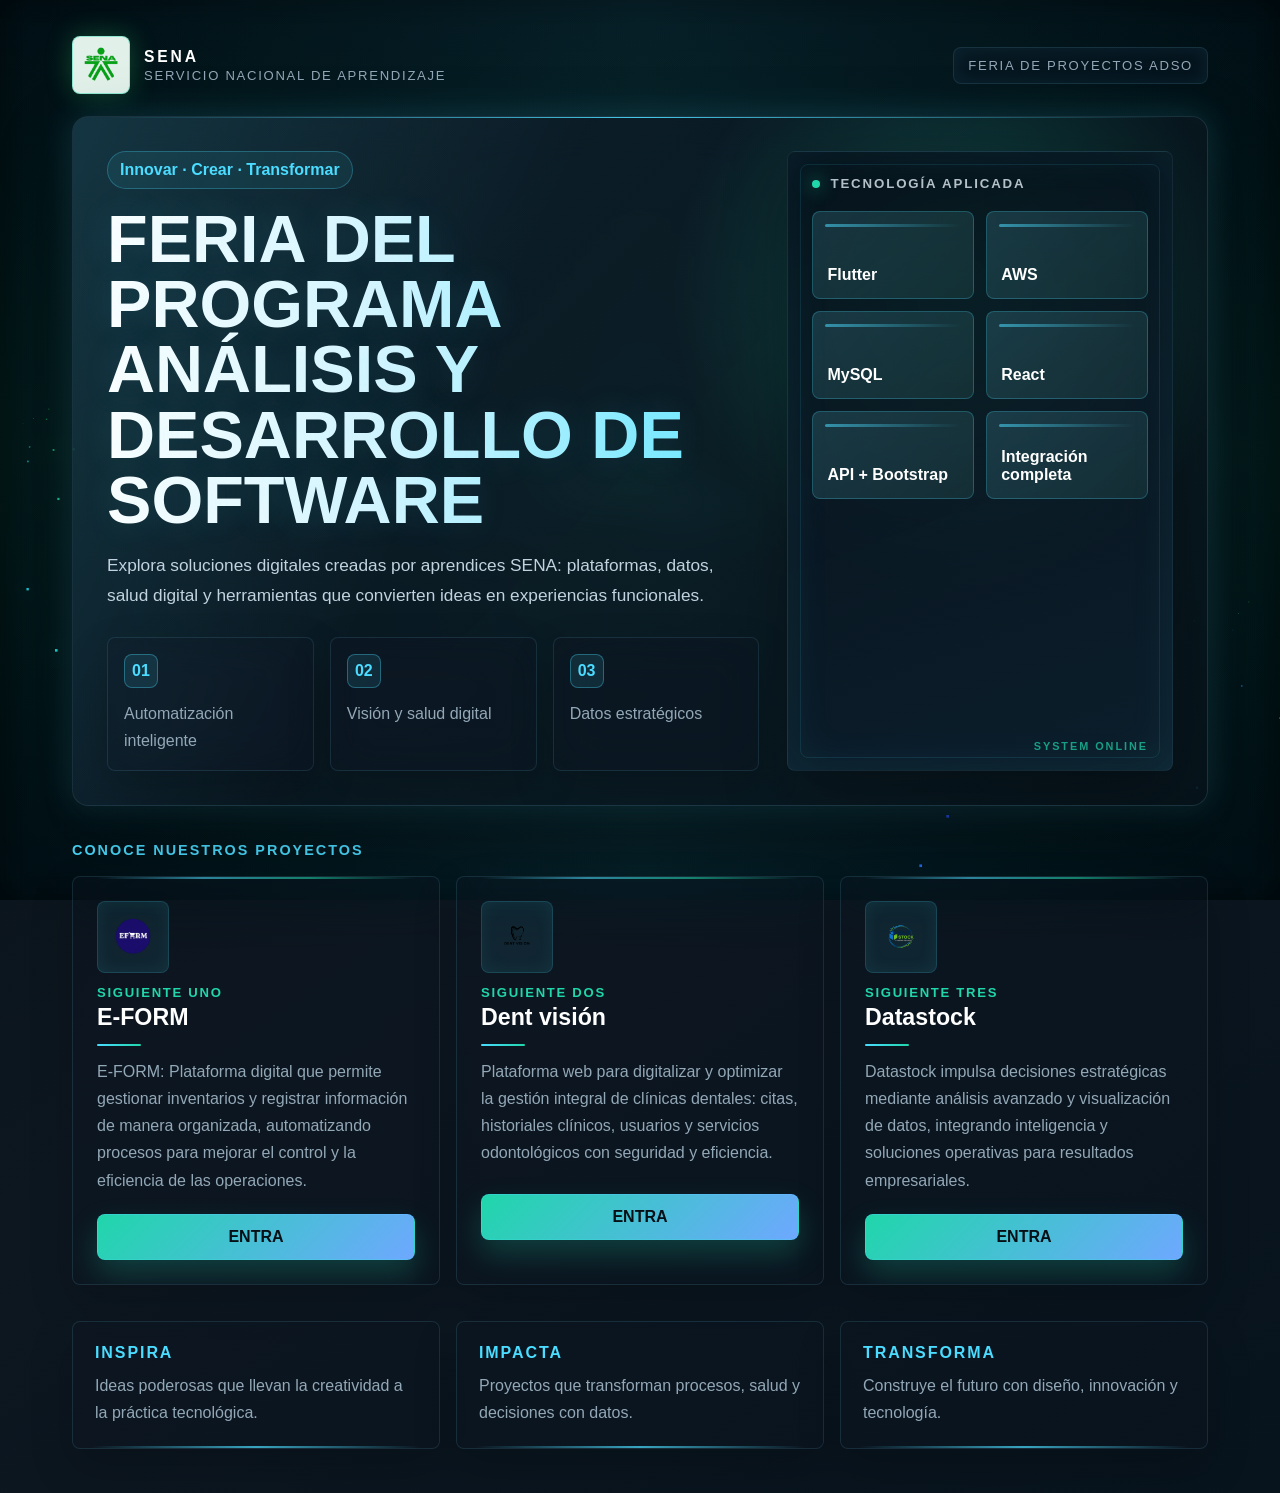
<file: index.html>
<!DOCTYPE html>
<html lang="es">
<head>
  <meta charset="UTF-8">
  <meta name="viewport" content="width=device-width, initial-scale=1.0">
  <title>Feria de Proyectos</title>
  <link rel="stylesheet" href="styles.css">
</head>
<body>
  <canvas id="techCanvas" aria-hidden="true"></canvas>

  <div class="background-ambient" aria-hidden="true">
    <div class="ambient-grid"></div>
    <div class="ambient-orb orb-a"></div>
    <div class="ambient-orb orb-b"></div>
    <div class="ambient-orb orb-c"></div>
    <div class="ambient-line line-a"></div>
    <div class="ambient-line line-b"></div>
    <div class="ambient-code code-1">&lt;/&gt;</div>
    <div class="ambient-code code-2">{}</div>
    <div class="ambient-code code-3">API</div>
  </div>

  <div class="page">
    <header class="topbar">
      <div class="brand">
        <div class="brand-logo" aria-label="Logo SENA">
          <img src="logo del sena.png" alt="Logo SENA">
        </div>
        <div class="brand-text">
          <strong>SENA</strong>
          <span>Servicio Nacional de Aprendizaje</span>
        </div>
      </div>
      <div class="top-label">Feria de proyectos ADSO</div>
    </header>

    <header class="hero">
      <div class="hero-left">
        <p class="badge">Innovar · Crear · Transformar</p>
        <h1>Feria del programa Análisis y Desarrollo de Software</h1>
        <p class="hero-text">Explora soluciones digitales creadas por aprendices SENA: plataformas, datos, salud digital y herramientas que convierten ideas en experiencias funcionales.</p>
        <div class="hero-meta">
          <div class="meta-card"><span>01</span><p>Automatización inteligente</p></div>
          <div class="meta-card"><span>02</span><p>Visión y salud digital</p></div>
          <div class="meta-card"><span>03</span><p>Datos estratégicos</p></div>
        </div>
      </div>
      <div class="hero-right">
        <div class="visual-card">
          <div class="visual-heading">Tecnología aplicada</div>
          <div class="visual-grid">
            <div class="visual-item"><p>Flutter</p></div>
            <div class="visual-item"><p>AWS</p></div>
            <div class="visual-item"><p>MySQL</p></div>
            <div class="visual-item"><p>React</p></div>
            <div class="visual-item"><p>API + Bootstrap</p></div>
            <div class="visual-item"><p>Integración completa</p></div>
          </div>
        </div>
      </div>
    </header>

    <section class="projects-section">
      <div class="section-title">Conoce nuestros proyectos</div>
      <div class="project-grid" id="projectList"></div>
    </section>
    <section class="bottom-section">
      <div class="bottom-card">
        <h2>INSPIRA</h2>
        <p>Ideas poderosas que llevan la creatividad a la práctica tecnológica.</p>
      </div>
      <div class="bottom-card">
        <h2>IMPACTA</h2>
        <p>Proyectos que transforman procesos, salud y decisiones con datos.</p>
      </div>
      <div class="bottom-card">
        <h2>TRANSFORMA</h2>
        <p>Construye el futuro con diseño, innovación y tecnología.</p>
      </div>
    </section>
  </div>

  <script src="script.js"></script>
</body>
</html>
</file>
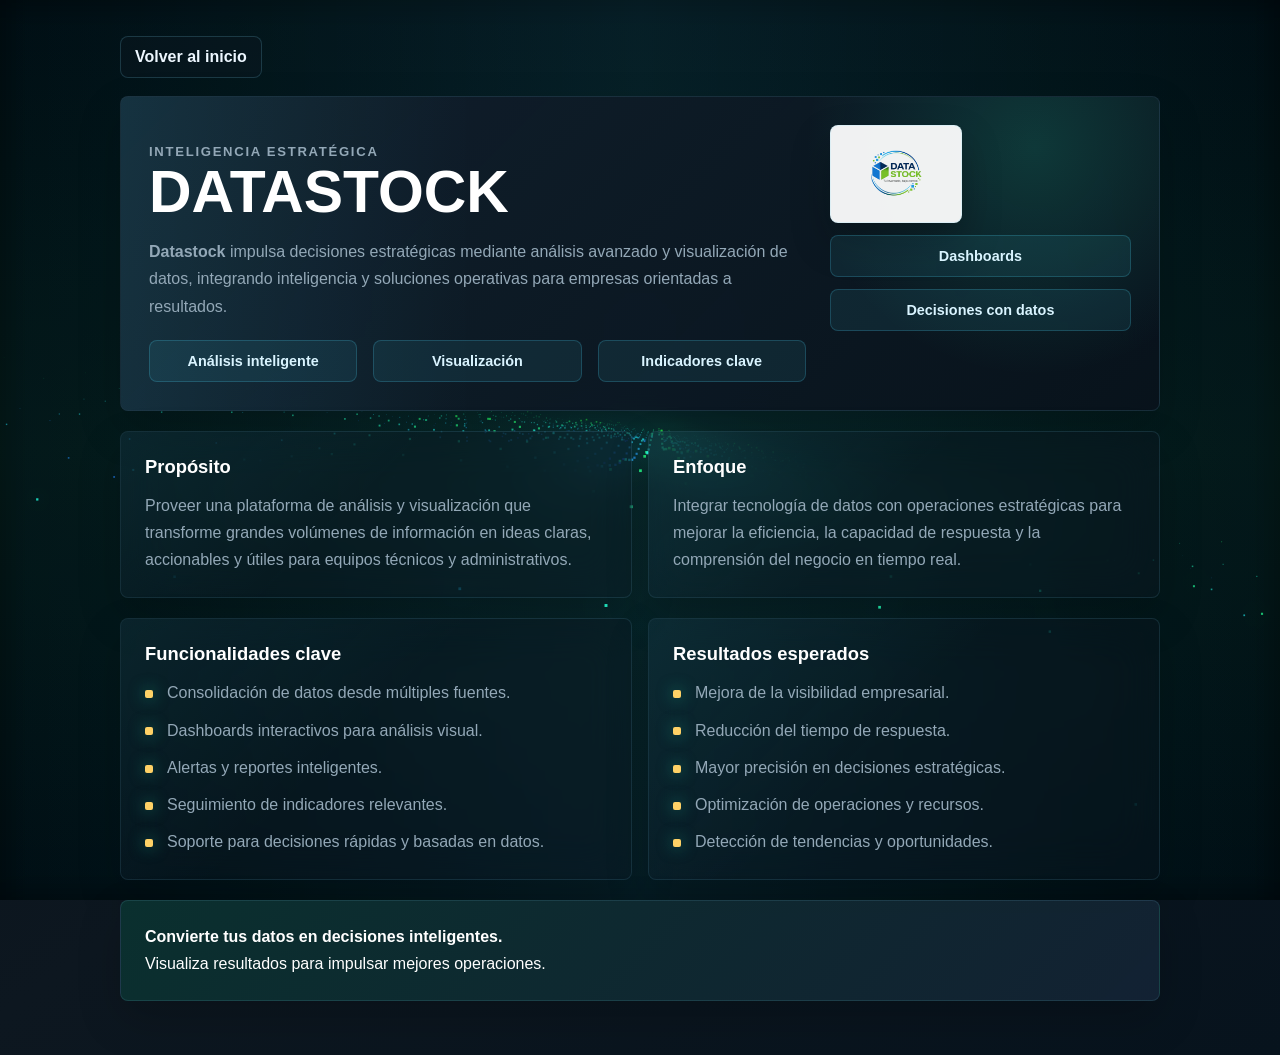
<file: siguiente_dos.html>
<!DOCTYPE html>
<html lang="es">
<head>
  <meta charset="UTF-8">
  <meta name="viewport" content="width=device-width, initial-scale=1.0">
  <title>Datastock</title>
  <link rel="stylesheet" href="styles.css">
</head>
<body class="datastock-page">
  <canvas id="techCanvas" aria-hidden="true"></canvas>
  <main class="content-page">
    <p class="back-link"><a href="index.html">Volver al inicio</a></p>

    <section class="hero-banner">
      <div>
        <p class="eyebrow">Inteligencia estratégica</p>
        <h1>Datastock</h1>
        <p><strong>Datastock</strong> impulsa decisiones estratégicas mediante análisis avanzado y visualización de datos, integrando inteligencia y soluciones operativas para empresas orientadas a resultados.</p>
        <div class="hero-chips">
          <span class="chip">Análisis inteligente</span>
          <span class="chip">Visualización</span>
          <span class="chip">Indicadores clave</span>
        </div>
      </div>
      <div class="side-stack">
        <img src="logo de data stock.png" alt="Logo Datastock" class="project-logo-large">
        <span class="chip">Dashboards</span>
        <span class="chip">Decisiones con datos</span>
      </div>
    </section>

    <section class="grid-section">
      <div class="panel">
        <h3>Propósito</h3>
        <p>Proveer una plataforma de análisis y visualización que transforme grandes volúmenes de información en ideas claras, accionables y útiles para equipos técnicos y administrativos.</p>
      </div>
      <div class="panel">
        <h3>Enfoque</h3>
        <p>Integrar tecnología de datos con operaciones estratégicas para mejorar la eficiencia, la capacidad de respuesta y la comprensión del negocio en tiempo real.</p>
      </div>
    </section>

    <section class="grid-section">
      <div class="panel">
        <h3>Funcionalidades clave</h3>
        <ul>
          <li>Consolidación de datos desde múltiples fuentes.</li>
          <li>Dashboards interactivos para análisis visual.</li>
          <li>Alertas y reportes inteligentes.</li>
          <li>Seguimiento de indicadores relevantes.</li>
          <li>Soporte para decisiones rápidas y basadas en datos.</li>
        </ul>
      </div>
      <div class="panel">
        <h3>Resultados esperados</h3>
        <ul>
          <li>Mejora de la visibilidad empresarial.</li>
          <li>Reducción del tiempo de respuesta.</li>
          <li>Mayor precisión en decisiones estratégicas.</li>
          <li>Optimización de operaciones y recursos.</li>
          <li>Detección de tendencias y oportunidades.</li>
        </ul>
      </div>
    </section>

    <section class="tagline">
      <p><strong>Convierte tus datos en decisiones inteligentes.</strong></p>
      <p>Visualiza resultados para impulsar mejores operaciones.</p>
    </section>
  </main>
  <script src="script.js"></script>
</body>
</html>
</file>
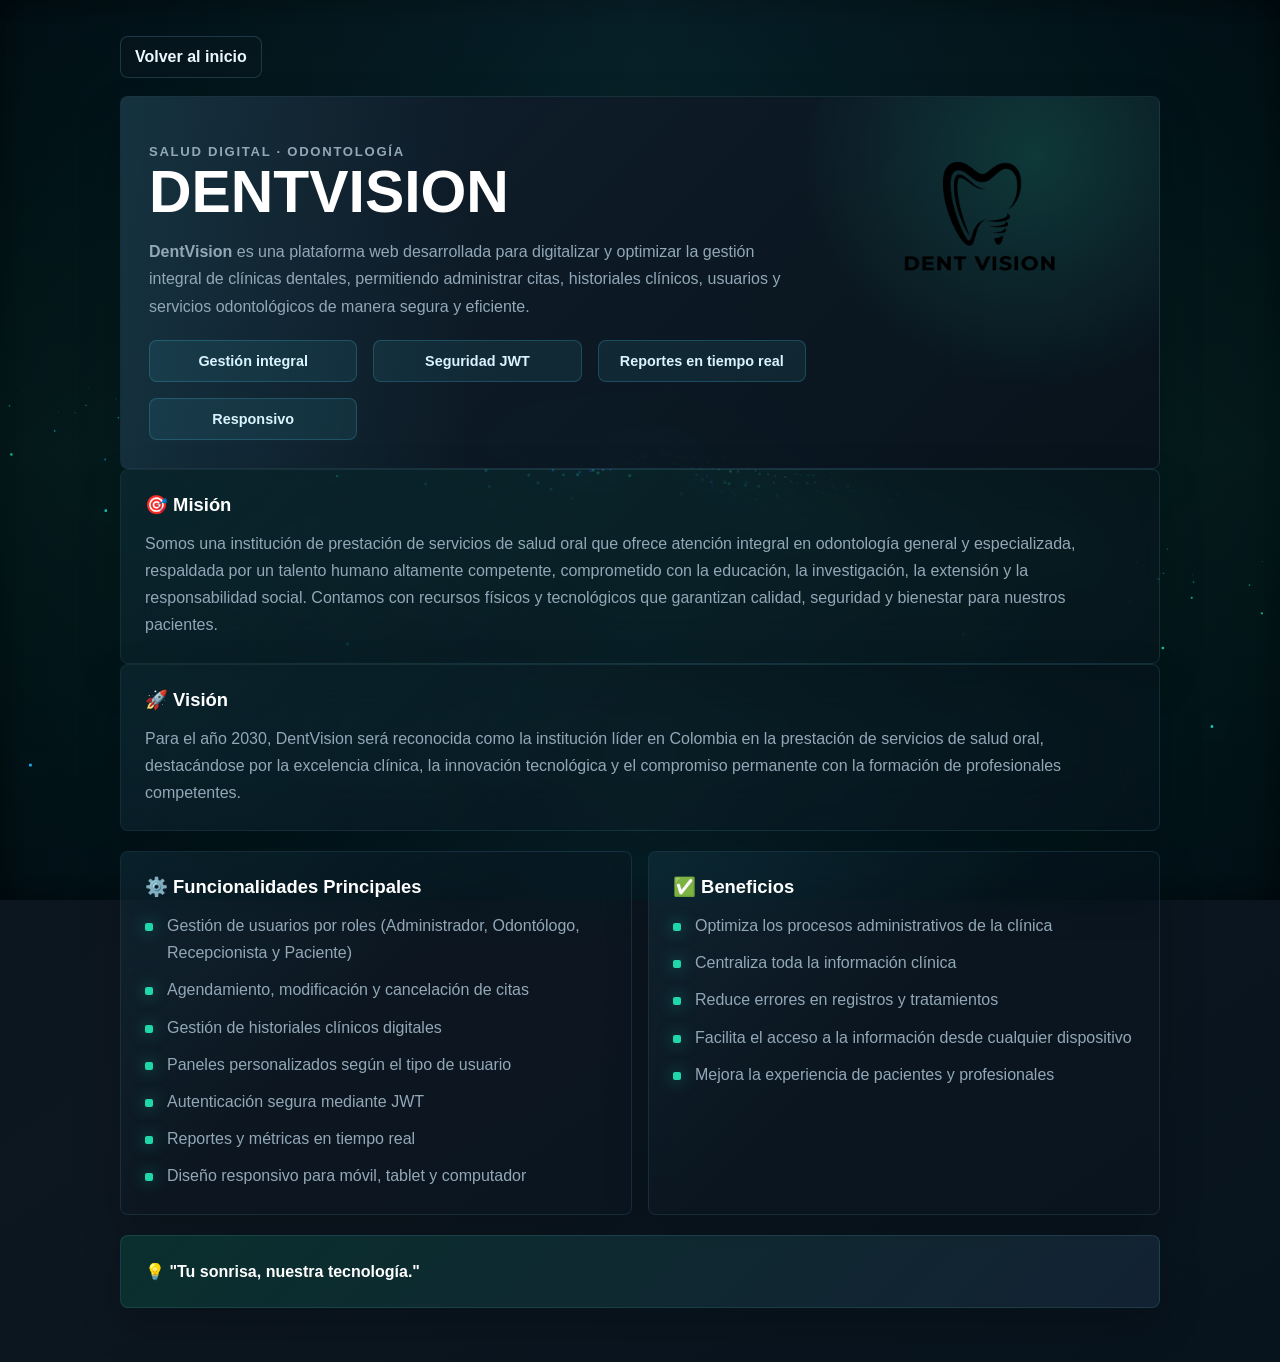
<file: siguiente_tres.html>
<!DOCTYPE html>
<html lang="es">
<head>
  <meta charset="UTF-8">
  <meta name="viewport" content="width=device-width, initial-scale=1.0">
  <title>Dent visión</title>
  <link rel="stylesheet" href="styles.css">
</head>
<body class="dent-page">
  <canvas id="techCanvas" aria-hidden="true"></canvas>
  <main class="content-page">
    <p class="back-link"><a href="index.html">Volver al inicio</a></p>

    <section class="hero-banner">
      <div>
        <p class="eyebrow">Salud digital · Odontología</p>
        <h1>DentVision</h1>
        <p><strong>DentVision</strong> es una plataforma web desarrollada para digitalizar y optimizar la gestión integral de clínicas dentales, permitiendo administrar citas, historiales clínicos, usuarios y servicios odontológicos de manera segura y eficiente.</p>
        <div class="hero-chips">
          <span class="chip">Gestión integral</span>
          <span class="chip">Seguridad JWT</span>
          <span class="chip">Reportes en tiempo real</span>
          <span class="chip">Responsivo</span>
        </div>
      </div>
      <div class="side-stack">
        <img src="logo dentvision.png" alt="Logo DentVision" class="project-icon-image">
      </div>
    </section>

    <section class="mission-vision-section">
      <div class="panel">
        <h3>🎯 Misión</h3>
        <p>Somos una institución de prestación de servicios de salud oral que ofrece atención integral en odontología general y especializada, respaldada por un talento humano altamente competente, comprometido con la educación, la investigación, la extensión y la responsabilidad social. Contamos con recursos físicos y tecnológicos que garantizan calidad, seguridad y bienestar para nuestros pacientes.</p>
      </div>
      <div class="panel">
        <h3>🚀 Visión</h3>
        <p>Para el año 2030, DentVision será reconocida como la institución líder en Colombia en la prestación de servicios de salud oral, destacándose por la excelencia clínica, la innovación tecnológica y el compromiso permanente con la formación de profesionales competentes.</p>
      </div>
    </section>

    <section class="grid-section">
      <div class="panel">
        <h3>⚙️ Funcionalidades Principales</h3>
        <ul>
          <li>Gestión de usuarios por roles (Administrador, Odontólogo, Recepcionista y Paciente)</li>
          <li>Agendamiento, modificación y cancelación de citas</li>
          <li>Gestión de historiales clínicos digitales</li>
          <li>Paneles personalizados según el tipo de usuario</li>
          <li>Autenticación segura mediante JWT</li>
          <li>Reportes y métricas en tiempo real</li>
          <li>Diseño responsivo para móvil, tablet y computador</li>
        </ul>
      </div>
      <div class="panel">
        <h3>✅ Beneficios</h3>
        <ul>
          <li>Optimiza los procesos administrativos de la clínica</li>
          <li>Centraliza toda la información clínica</li>
          <li>Reduce errores en registros y tratamientos</li>
          <li>Facilita el acceso a la información desde cualquier dispositivo</li>
          <li>Mejora la experiencia de pacientes y profesionales</li>
        </ul>
      </div>
    </section>

    <section class="tagline">
      <p><strong>💡 "Tu sonrisa, nuestra tecnología."</strong></p>
    </section>
  </main>
  <script src="script.js"></script>
</body>
</html>
</file>
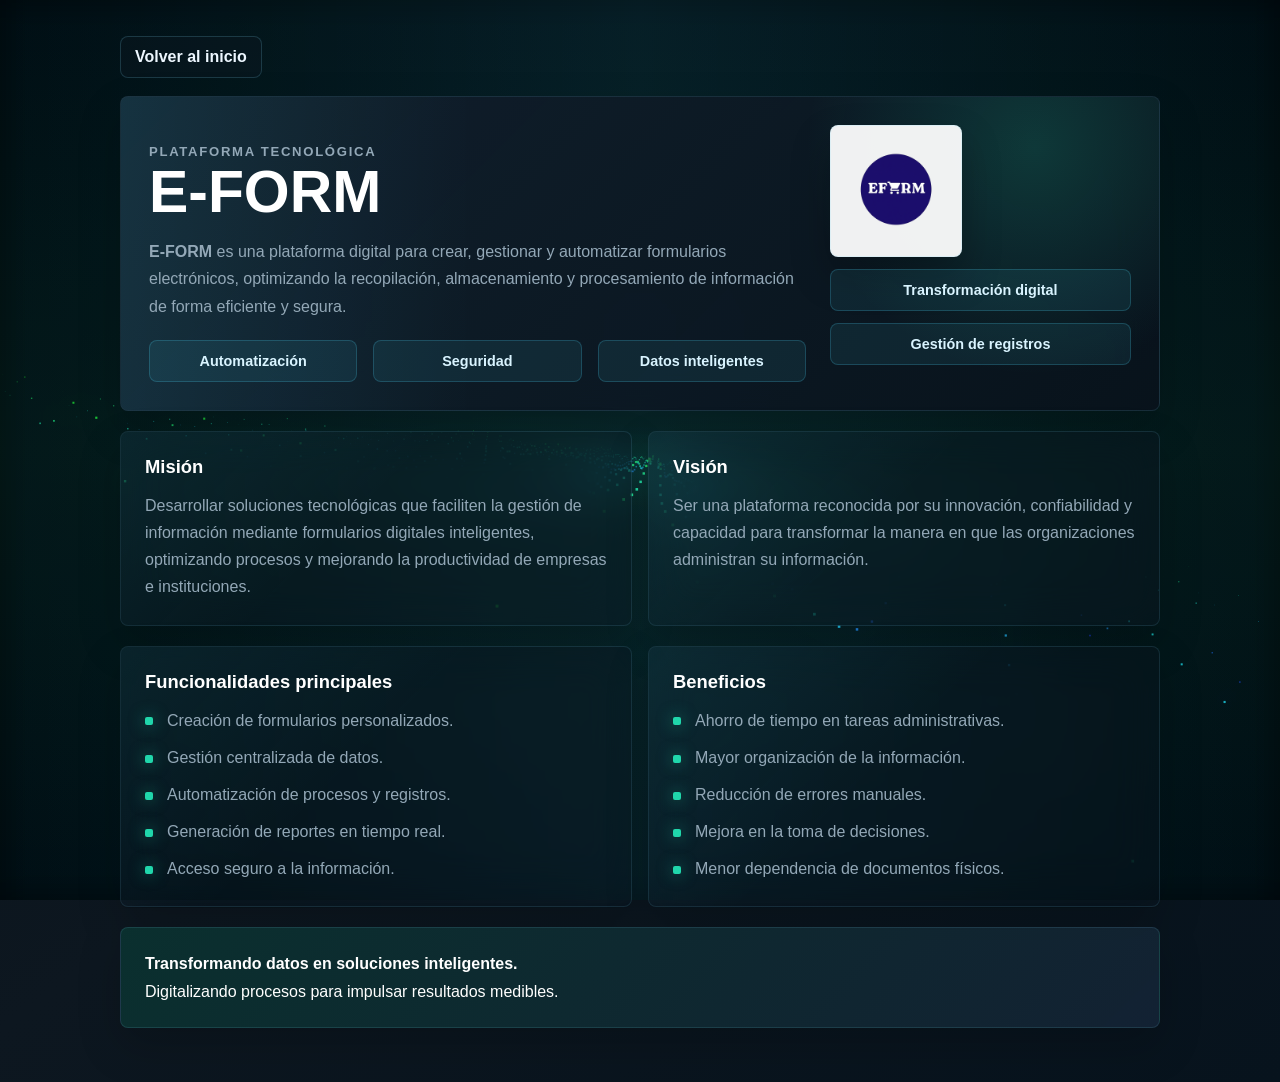
<file: siguinete_uno.html>
<!DOCTYPE html>
<html lang="es">
<head>
  <meta charset="UTF-8">
  <meta name="viewport" content="width=device-width, initial-scale=1.0">
  <title>E-FORM</title>
  <link rel="stylesheet" href="styles.css">
</head>
<body class="eform-page">
  <canvas id="techCanvas" aria-hidden="true"></canvas>
  <main class="content-page">
    <p class="back-link"><a href="index.html">Volver al inicio</a></p>

    <section class="hero-banner">
      <div>
        <p class="eyebrow">Plataforma tecnológica</p>
        <h1>E-FORM</h1>
        <p><strong>E-FORM</strong> es una plataforma digital para crear, gestionar y automatizar formularios electrónicos, optimizando la recopilación, almacenamiento y procesamiento de información de forma eficiente y segura.</p>
        <div class="hero-chips">
          <span class="chip">Automatización</span>
          <span class="chip">Seguridad</span>
          <span class="chip">Datos inteligentes</span>
        </div>
      </div>
      <div class="side-stack">
        <img src="logo eform.png" alt="Logo E-FORM" class="project-logo-large">
        <span class="chip">Transformación digital</span>
        <span class="chip">Gestión de registros</span>
      </div>
    </section>

    <section class="grid-section">
      <div class="panel">
        <h3>Misión</h3>
        <p>Desarrollar soluciones tecnológicas que faciliten la gestión de información mediante formularios digitales inteligentes, optimizando procesos y mejorando la productividad de empresas e instituciones.</p>
      </div>
      <div class="panel">
        <h3>Visión</h3>
        <p>Ser una plataforma reconocida por su innovación, confiabilidad y capacidad para transformar la manera en que las organizaciones administran su información.</p>
      </div>
    </section>

    <section class="grid-section">
      <div class="panel">
        <h3>Funcionalidades principales</h3>
        <ul>
          <li>Creación de formularios personalizados.</li>
          <li>Gestión centralizada de datos.</li>
          <li>Automatización de procesos y registros.</li>
          <li>Generación de reportes en tiempo real.</li>
          <li>Acceso seguro a la información.</li>
        </ul>
      </div>
      <div class="panel">
        <h3>Beneficios</h3>
        <ul>
          <li>Ahorro de tiempo en tareas administrativas.</li>
          <li>Mayor organización de la información.</li>
          <li>Reducción de errores manuales.</li>
          <li>Mejora en la toma de decisiones.</li>
          <li>Menor dependencia de documentos físicos.</li>
        </ul>
      </div>
    </section>

    <section class="tagline">
      <p><strong>Transformando datos en soluciones inteligentes.</strong></p>
      <p>Digitalizando procesos para impulsar resultados medibles.</p>
    </section>
  </main>
  <script src="script.js"></script>
</body>
</html>
</file>
<file: styles.css>
:root {
  color-scheme: dark;
  --bg: #071016;
  --bg-2: #0d1720;
  --ink: #edf7ff;
  --muted: #93a8b7;
  --panel: rgba(13, 24, 34, 0.42);
  --panel-strong: rgba(17, 32, 45, 0.58);
  --line: rgba(126, 218, 255, 0.18);
  --line-strong: rgba(32, 214, 171, 0.42);
  --sena: #39d66d;
  --cyan: #4bdcff;
  --teal: #20d6ab;
  --blue: #6ea8ff;
  --gold: #ffd166;
  --danger: #ff6b8a;
  --shadow: 0 28px 70px rgba(0, 0, 0, 0.36);
  --glow: 0 0 34px rgba(75, 220, 255, 0.18);
}

* {
  box-sizing: border-box;
}

html {
  scroll-behavior: smooth;
}

body {
  margin: 0;
  min-height: 100vh;
  font-family: "Segoe UI", Arial, sans-serif;
  background:
    radial-gradient(circle at 12% 8%, rgba(32, 214, 171, 0.2), transparent 28%),
    radial-gradient(circle at 86% 4%, rgba(110, 168, 255, 0.22), transparent 30%),
    linear-gradient(145deg, var(--bg), var(--bg-2) 52%, #07131d);
  color: var(--ink);
  overflow-x: hidden;
  position: relative;
  isolation: isolate;
}

body::before,
body::after {
  content: "";
  position: fixed;
  inset: 0;
  pointer-events: none;
}

body::before {
  z-index: -3;
  background-image:
    linear-gradient(rgba(126, 218, 255, 0.06) 1px, transparent 1px),
    linear-gradient(90deg, rgba(126, 218, 255, 0.06) 1px, transparent 1px);
  background-size: 42px 42px;
  mask-image: linear-gradient(to bottom, #000 0%, #000 58%, transparent 95%);
  animation: ambientShift 18s linear infinite;
}

body::after {
  z-index: -1;
  background:
    linear-gradient(90deg, transparent, rgba(75, 220, 255, 0.08), transparent),
    linear-gradient(180deg, transparent, rgba(57, 214, 109, 0.05), transparent);
  mix-blend-mode: screen;
}

#techCanvas,
.techCanvasPost {
  position: fixed;
  inset: 0;
  width: 100%;
  height: 100%;
  z-index: -2;
  pointer-events: none;
}

#techCanvas {
  display: block;
  opacity: 0.92;
  mix-blend-mode: screen;
}

.background-ambient {
  position: fixed;
  inset: 0;
  z-index: -3;
  overflow: hidden;
  pointer-events: none;
}

.background-ambient .ambient-grid {
  position: absolute;
  inset: -12%;
  background-image:
    linear-gradient(rgba(75, 220, 255, 0.12) 1px, transparent 1px),
    linear-gradient(90deg, rgba(75, 220, 255, 0.12) 1px, transparent 1px);
  background-size: 56px 56px;
  opacity: 0.18;
  transform: perspective(600px) rotateX(70deg) translateY(-8%);
  animation: ambientShift 24s linear infinite;
}

.background-ambient .ambient-orb {
  position: absolute;
  border-radius: 50%;
  filter: blur(20px);
  opacity: 0.34;
  animation: orbFloat 12s ease-in-out infinite;
}

.background-ambient .orb-a {
  top: 8%;
  left: 6%;
  width: 240px;
  height: 240px;
  background: radial-gradient(circle, rgba(75, 220, 255, 0.6), transparent 70%);
}

.background-ambient .orb-b {
  right: 10%;
  top: 12%;
  width: 300px;
  height: 300px;
  background: radial-gradient(circle, rgba(32, 214, 171, 0.55), transparent 72%);
  animation-delay: -4s;
}

.background-ambient .orb-c {
  left: 28%;
  bottom: -4%;
  width: 260px;
  height: 260px;
  background: radial-gradient(circle, rgba(110, 168, 255, 0.45), transparent 72%);
  animation-delay: -7s;
}

.background-ambient .ambient-line {
  position: absolute;
  height: 1px;
  background: linear-gradient(90deg, transparent, rgba(75, 220, 255, 0.9), transparent);
  opacity: 0.5;
  animation: slideLine 14s linear infinite;
}

.background-ambient .line-a {
  top: 30%;
  left: -8%;
  width: 44vw;
  transform: rotate(18deg);
}

.background-ambient .line-b {
  right: -10%;
  bottom: 24%;
  width: 38vw;
  transform: rotate(-20deg);
  animation-duration: 18s;
}

.background-ambient .ambient-code {
  position: absolute;
  color: rgba(255, 255, 255, 0.65);
  font-size: clamp(1.3rem, 2.2vw, 2rem);
  font-weight: 800;
  letter-spacing: 0.18em;
  text-transform: uppercase;
  opacity: 0.34;
  animation: codeFloat 8s ease-in-out infinite;
}

.background-ambient .code-1 {
  left: 10%;
  bottom: 18%;
}

.background-ambient .code-2 {
  right: 16%;
  top: 24%;
  animation-delay: -3s;
}

.background-ambient .code-3 {
  right: 30%;
  bottom: 14%;
  animation-delay: -5s;
}

@keyframes ambientShift {
  0% {
    background-position: 0 0, 0 0;
  }

  100% {
    background-position: 42px 42px, 42px 42px;
  }
}

@keyframes pulseLine {
  0%, 100% {
    opacity: 0.36;
    transform: translateX(-18%);
  }

  50% {
    opacity: 0.72;
    transform: translateX(18%);
  }
}

@keyframes floatPanel {
  0%, 100% {
    transform: translateY(0);
  }

  50% {
    transform: translateY(-6px);
  }
}

@keyframes orbFloat {
  0%, 100% {
    transform: translate3d(0, 0, 0) scale(1);
  }

  50% {
    transform: translate3d(24px, -18px, 0) scale(1.08);
  }
}

@keyframes slideLine {
  0% {
    transform: translateX(-10%) rotate(18deg);
  }

  100% {
    transform: translateX(110%) rotate(18deg);
  }
}

@keyframes codeFloat {
  0%, 100% {
    transform: translate3d(0, 0, 0);
    opacity: 0.32;
  }

  50% {
    transform: translate3d(0, -10px, 0);
    opacity: 0.6;
  }
}

a {
  color: inherit;
}

.page {
  position: relative;
  z-index: 1;
  width: min(100%, 1180px);
  margin: 0 auto;
  padding: 24px 22px 44px;
}


.topbar {
  display: flex;
  align-items: center;
  justify-content: space-between;
  gap: 18px;
  padding: 12px 0 22px;
}

.brand,
.brand-logo,
.project-icon,
.back-link a {
  display: flex;
  align-items: center;
}

.brand {
  gap: 14px;
}

.brand-logo {
  width: 58px;
  height: 58px;
  justify-content: center;
  padding: 8px;
  border: 1px solid var(--line-strong);
  border-radius: 8px;
  background: rgba(240, 255, 248, 0.94);
  box-shadow: 0 0 26px rgba(57, 214, 109, 0.28);
}

.brand-logo img {
  width: 100%;
  height: 100%;
  object-fit: contain;
}

.brand-text {
  display: grid;
  gap: 2px;
}

.brand-text strong {
  color: white;
  font-size: 0.98rem;
  letter-spacing: 0.18em;
}

.brand-text span,
.top-label,
.eyebrow,
.project-number {
  color: var(--muted);
  font-size: 0.82rem;
  letter-spacing: 0.13em;
  text-transform: uppercase;
}

.top-label {
  padding: 10px 14px;
  border: 1px solid rgba(126, 218, 255, 0.14);
  border-radius: 8px;
  background: rgba(12, 26, 38, 0.42);
  box-shadow: inset 0 0 18px rgba(75, 220, 255, 0.08);
}
.hero {
  position: relative;
  display: grid;
  grid-template-columns: minmax(0, 1.32fr) minmax(300px, 0.78fr);
  gap: 28px;
  align-items: stretch;
  padding: 34px;
  border: 1px solid rgba(126, 218, 255, 0.14);
  border-radius: 16px;
  background:
    linear-gradient(135deg, rgba(17, 32, 45, 0.48), rgba(8, 18, 27, 0.42)),
    var(--panel);
  box-shadow: var(--shadow), var(--glow);
  backdrop-filter: blur(20px);
  overflow: hidden;
}

.hero::before {
  content: "";
  position: absolute;
  inset: 0;
  background:
    linear-gradient(115deg, rgba(75, 220, 255, 0.14), transparent 36%),
    radial-gradient(circle at 78% 26%, rgba(32, 214, 171, 0.26), transparent 28%);
  pointer-events: none;
}

.hero::after {
  content: "";
  position: absolute;
  left: 34px;
  right: 34px;
  top: 0;
  height: 1px;
  background: linear-gradient(90deg, transparent, rgba(75, 220, 255, 0.9), transparent);
  animation: pulseLine 5s ease-in-out infinite;
}

.hero-left,
.hero-right {
  position: relative;
  z-index: 1;
}

.hero-left {
  display: grid;
  align-content: center;
  gap: 18px;
}

.badge,
.eyebrow {
  margin: 0;
  color: var(--cyan);
  font-weight: 850;
}

.badge {
  width: fit-content;
  padding: 9px 12px;
  border: 1px solid rgba(75, 220, 255, 0.28);
  border-radius: 999px;
  background: rgba(75, 220, 255, 0.08);
}

.hero h1 {
  max-width: 820px;
  margin: 0;
  color: white;
  background: linear-gradient(90deg, #ffffff 0%, #d8f6ff 42%, #65e7ff 100%);
  background-clip: text;
  font-size: clamp(2.45rem, 5.2vw, 5.15rem);
  line-height: 0.98;
  letter-spacing: 0;
  text-transform: uppercase;
  -webkit-background-clip: text;
  -webkit-text-fill-color: transparent;
  text-shadow: 0 0 34px rgba(75, 220, 255, 0.14);
}

.hero-text {
  max-width: 680px;
  margin: 0;
  color: #c1d3df;
  font-size: 1.08rem;
  line-height: 1.72;
}

.hero-meta,
.project-grid,
.bottom-section,
.grid-section,
.hero-chips {
  display: grid;
  gap: 16px;
}

.hero-meta {
  grid-template-columns: repeat(3, minmax(0, 1fr));
  margin-top: 8px;
}

.meta-card,
.bottom-card,
.project-card,
.panel,
.tagline,
.hero-banner,
.visual-card {
  border: 1px solid rgba(126, 218, 255, 0.12);
  border-radius: 8px;
  background: rgba(13, 24, 34, 0.32);
  box-shadow: 0 18px 44px rgba(0, 0, 0, 0.18);
  backdrop-filter: blur(22px);
}

.meta-card {
  padding: 16px;
}

.meta-card span {
  display: inline-grid;
  place-items: center;
  width: 34px;
  height: 34px;
  margin-bottom: 12px;
  border: 1px solid rgba(75, 220, 255, 0.34);
  border-radius: 8px;
  background: rgba(75, 220, 255, 0.11);
  color: var(--cyan);
  font-weight: 850;
}

.meta-card p,
.bottom-card p,
.project-description,
.panel p,
.panel li,
.hero-banner p,
.tagline p {
  margin: 0;
  color: var(--muted);
  line-height: 1.7;
}

.hero-right {
  display: grid;
}

.visual-card {
  position: relative;
  min-height: 100%;
  padding: 24px;
  background:
    linear-gradient(160deg, rgba(2, 10, 17, 0.66), rgba(13, 36, 50, 0.52)),
    var(--panel-strong);
  color: white;
  box-shadow: inset 0 0 46px rgba(75, 220, 255, 0.08), 0 24px 64px rgba(0, 0, 0, 0.28);
  backdrop-filter: blur(24px);
  overflow: hidden;
  animation: floatPanel 7s ease-in-out infinite;
}

.visual-card::before {
  content: "";
  position: absolute;
  inset: 12px;
  border: 1px solid rgba(75, 220, 255, 0.11);
  border-radius: 8px;
  pointer-events: none;
}

.visual-card::after {
  content: "SYSTEM ONLINE";
  position: absolute;
  right: 24px;
  bottom: 18px;
  color: rgba(32, 214, 171, 0.7);
  font-size: 0.68rem;
  font-weight: 900;
  letter-spacing: 0.18em;
}

.visual-heading {
  position: relative;
  margin-bottom: 20px;
  padding-left: 18px;
  color: rgba(237, 247, 255, 0.76);
  font-size: 0.83rem;
  font-weight: 850;
  letter-spacing: 0.14em;
  text-transform: uppercase;
}

.visual-heading::before {
  content: "";
  position: absolute;
  left: 0;
  top: 50%;
  width: 8px;
  height: 8px;
  border-radius: 50%;
  background: var(--teal);
  box-shadow: 0 0 18px rgba(32, 214, 171, 0.86);
  transform: translateY(-50%);
}

.visual-grid {
  display: grid;
  grid-template-columns: repeat(2, minmax(0, 1fr));
  gap: 12px;
}

.visual-item {
  position: relative;
  min-height: 88px;
  display: grid;
  place-items: end start;
  padding: 14px;
  border: 1px solid rgba(75, 220, 255, 0.24);
  border-radius: 8px;
  background:
    linear-gradient(140deg, rgba(75, 220, 255, 0.12), rgba(32, 214, 171, 0.06)),
    rgba(255, 255, 255, 0.04);
  overflow: hidden;
}

.visual-item::before {
  content: "";
  position: absolute;
  left: 12px;
  right: 12px;
  top: 12px;
  height: 3px;
  border-radius: 99px;
  background: linear-gradient(90deg, var(--cyan), transparent);
  opacity: 0.55;
}

.visual-item p {
  margin: 0;
  color: white;
  font-weight: 800;
}

.projects-section,
.bottom-section,
.content-page {
  margin-top: 36px;
}

.section-title {
  margin-bottom: 18px;
  color: var(--cyan);
  font-size: 0.9rem;
  font-weight: 850;
  letter-spacing: 0.14em;
  text-transform: uppercase;
}

.project-grid {
  grid-template-columns: repeat(3, minmax(0, 1fr));
}

.project-card {
  position: relative;
  min-height: 100%;
  padding: 24px;
  overflow: hidden;
  transition: transform 0.2s ease, box-shadow 0.2s ease, border-color 0.2s ease;
}

.project-card::before {
  content: "";
  position: absolute;
  inset: 0;
  background: linear-gradient(135deg, rgba(75, 220, 255, 0.11), transparent 42%);
  opacity: 0;
  transition: opacity 0.2s ease;
}

.project-card::after {
  content: "";
  position: absolute;
  left: 24px;
  right: 24px;
  top: 0;
  height: 2px;
  background: linear-gradient(90deg, transparent, var(--cyan), var(--teal), transparent);
  opacity: 0.56;
}

.project-card:hover {
  transform: translateY(-5px);
  border-color: var(--line-strong);
  box-shadow: 0 24px 64px rgba(0, 0, 0, 0.34), 0 0 34px rgba(32, 214, 171, 0.13);
}

.project-card:hover::before {
  opacity: 1;
}

.project-card > * {
  position: relative;
  z-index: 1;
}

.project-icon {
  width: 72px;
  height: 72px;
  justify-content: center;
  margin-bottom: 12px;
  padding: 10px;
  border: 1px solid rgba(75, 220, 255, 0.18);
  border-radius: 8px;
  background: rgba(75, 220, 255, 0.08);
  box-shadow: inset 0 0 18px rgba(75, 220, 255, 0.08);
}

.project-icon svg,
.project-icon img,
.project-icon-image {
  width: 100%;
  height: 100%;
  object-fit: contain;
}

.project-number {
  margin-bottom: 4px;
  color: var(--teal);
  font-weight: 850;
}

.project-title {
  margin: 0;
  color: white;
  font-size: 1.45rem;
  line-height: 1.2;
}

.project-title::after {
  content: "";
  display: block;
  width: 44px;
  height: 2px;
  margin-top: 12px;
  border-radius: 99px;
  background: linear-gradient(90deg, var(--cyan), var(--teal));
}

.project-description {
  margin-top: 12px;
  min-height: 116px;
}

.project-button {
  display: inline-flex;
  align-items: center;
  justify-content: center;
  width: 100%;
  min-height: 46px;
  margin-top: 20px;
  padding: 12px 18px;
  border: 1px solid rgba(75, 220, 255, 0.25);
  border-radius: 8px;
  background: linear-gradient(135deg, var(--teal), var(--blue));
  color: #051016;
  font-weight: 900;
  text-decoration: none;
  box-shadow: 0 14px 30px rgba(32, 214, 171, 0.22);
  transition: transform 0.2s ease, filter 0.2s ease;
}

.project-button:hover {
  transform: translateY(-2px);
  filter: brightness(1.08);
}

.bottom-section {
  grid-template-columns: repeat(3, minmax(0, 1fr));
}

.bottom-card {
  position: relative;
  padding: 22px;
  overflow: hidden;
}

.bottom-card::before {
  content: "";
  position: absolute;
  inset: auto 18px 0 18px;
  height: 2px;
  background: linear-gradient(90deg, transparent, rgba(75, 220, 255, 0.72), transparent);
}

.bottom-card h2 {
  margin: 0 0 10px;
  color: var(--cyan);
  font-size: 1rem;
  letter-spacing: 0.12em;
}

.content-page {
  width: min(100% - 32px, 1040px);
  margin-inline: auto;
  margin-bottom: 54px;
}

.back-link {
  margin: 0 0 18px;
}

.back-link a {
  width: fit-content;
  gap: 8px;
  min-height: 42px;
  padding: 10px 14px;
  border: 1px solid var(--line);
  border-radius: 8px;
  background: var(--panel);
  color: var(--ink);
  font-weight: 850;
  text-decoration: none;
  transition: border-color 0.2s ease, color 0.2s ease;
}

.back-link a:hover {
  border-color: var(--line-strong);
  color: var(--cyan);
}

.hero-banner {
  position: relative;
  display: grid;
  grid-template-columns: minmax(0, 1.2fr) minmax(220px, 0.55fr);
  gap: 24px;
  padding: 28px;
  background:
    linear-gradient(135deg, rgba(17, 32, 45, 0.9), rgba(8, 18, 27, 0.86)),
    var(--panel);
  overflow: hidden;
}

.hero-banner::before {
  content: "";
  position: absolute;
  inset: 0;
  background:
    linear-gradient(90deg, rgba(75, 220, 255, 0.1), transparent 34%),
    radial-gradient(circle at 88% 16%, rgba(32, 214, 171, 0.18), transparent 24%);
  pointer-events: none;
}

.hero-banner > * {
  position: relative;
  z-index: 1;
}

.hero-banner h1,
.hero-banner h2 {
  margin: 0;
  color: white;
  font-size: clamp(2.25rem, 4.6vw, 4rem);
  line-height: 1;
  letter-spacing: 0;
  text-transform: uppercase;
}

.hero-banner p {
  margin-top: 16px;
  max-width: 680px;
}

.hero-chips {
  grid-template-columns: repeat(3, minmax(0, 1fr));
  margin-top: 20px;
}

.chip {
  display: inline-flex;
  align-items: center;
  justify-content: center;
  min-height: 42px;
  padding: 10px 12px;
  border: 1px solid rgba(75, 220, 255, 0.2);
  border-radius: 8px;
  background: rgba(75, 220, 255, 0.08);
  color: #d9f4ff;
  font-size: 0.9rem;
  font-weight: 800;
  text-align: center;
}

.project-logo-large {
  width: 132px;
  max-width: 100%;
  padding: 14px;
  border: 1px solid var(--line);
  border-radius: 8px;
  background: rgba(255, 255, 255, 0.94);
  box-shadow: 0 18px 38px rgba(0, 0, 0, 0.26);
}

.side-stack {
  display: grid;
  align-content: start;
  gap: 12px;
}

.grid-section {
  grid-template-columns: repeat(2, minmax(0, 1fr));
  margin-top: 20px;
}

.panel {
  position: relative;
  padding: 24px;
  overflow: hidden;
}

.panel::before {
  content: "";
  position: absolute;
  inset: 0;
  background: linear-gradient(135deg, rgba(75, 220, 255, 0.07), transparent 46%);
  pointer-events: none;
}

.panel h3 {
  position: relative;
  margin: 0 0 14px;
  color: white;
  font-size: 1.15rem;
}

.panel p,
.panel ul {
  position: relative;
}

.panel ul {
  display: grid;
  gap: 10px;
  margin: 0;
  padding: 0;
  list-style: none;
}

.panel li {
  position: relative;
  padding-left: 22px;
}

.panel li::before {
  content: "";
  position: absolute;
  left: 0;
  top: 0.68em;
  width: 8px;
  height: 8px;
  border-radius: 2px;
  background: var(--teal);
  box-shadow: 0 0 16px rgba(32, 214, 171, 0.55);
}

.tagline {
  margin-top: 20px;
  padding: 22px 24px;
  background:
    linear-gradient(135deg, rgba(32, 214, 171, 0.16), rgba(110, 168, 255, 0.12)),
    rgba(7, 16, 22, 0.92);
}

.tagline p,
.tagline strong {
  color: white;
}

.datastock-page {
  --sena: #ffd166;
  --teal: #ffd166;
  --cyan: #6ea8ff;
  --line-strong: rgba(255, 209, 102, 0.42);
}

.dent-page {
  --sena: #4bdcff;
  --teal: #20d6ab;
  --cyan: #7dd3ff;
}

@media (max-width: 940px) {
  .hero,
  .hero-banner,
  .project-grid,
  .bottom-section,
  .grid-section {
    grid-template-columns: 1fr;
  }

  .hero-meta,
  .hero-chips {
    grid-template-columns: repeat(2, minmax(0, 1fr));
  }

  .project-description {
    min-height: auto;
  }
}

@media (max-width: 640px) {
  .page {
    padding: 18px 14px 34px;
  }

  .topbar {
    align-items: flex-start;
    flex-direction: column;
  }

  .top-label {
    width: 100%;
  }

  .hero,
  .hero-banner,
  .panel,
  .project-card,
  .bottom-card,
  .visual-card {
    padding: 20px;
  }

  .hero h1 {
    font-size: clamp(2.1rem, 14vw, 3.15rem);
  }

  .hero-meta,
  .hero-chips,
  .visual-grid {
    grid-template-columns: 1fr;
  }

  .content-page {
    width: min(100% - 24px, 1040px);
    margin-top: 22px;
  }

  .background-ambient .orb-a,
  .background-ambient .orb-b,
  .background-ambient .orb-c {
    width: 150px;
    height: 150px;
  }

  .background-ambient .ambient-code {
    display: none;
  }
}

@media (prefers-reduced-motion: reduce) {
  *,
  *::before,
  *::after {
    animation-duration: 0.01ms !important;
    animation-iteration-count: 1 !important;
    scroll-behavior: auto !important;
    transition-duration: 0.01ms !important;
  }
}
</file>
